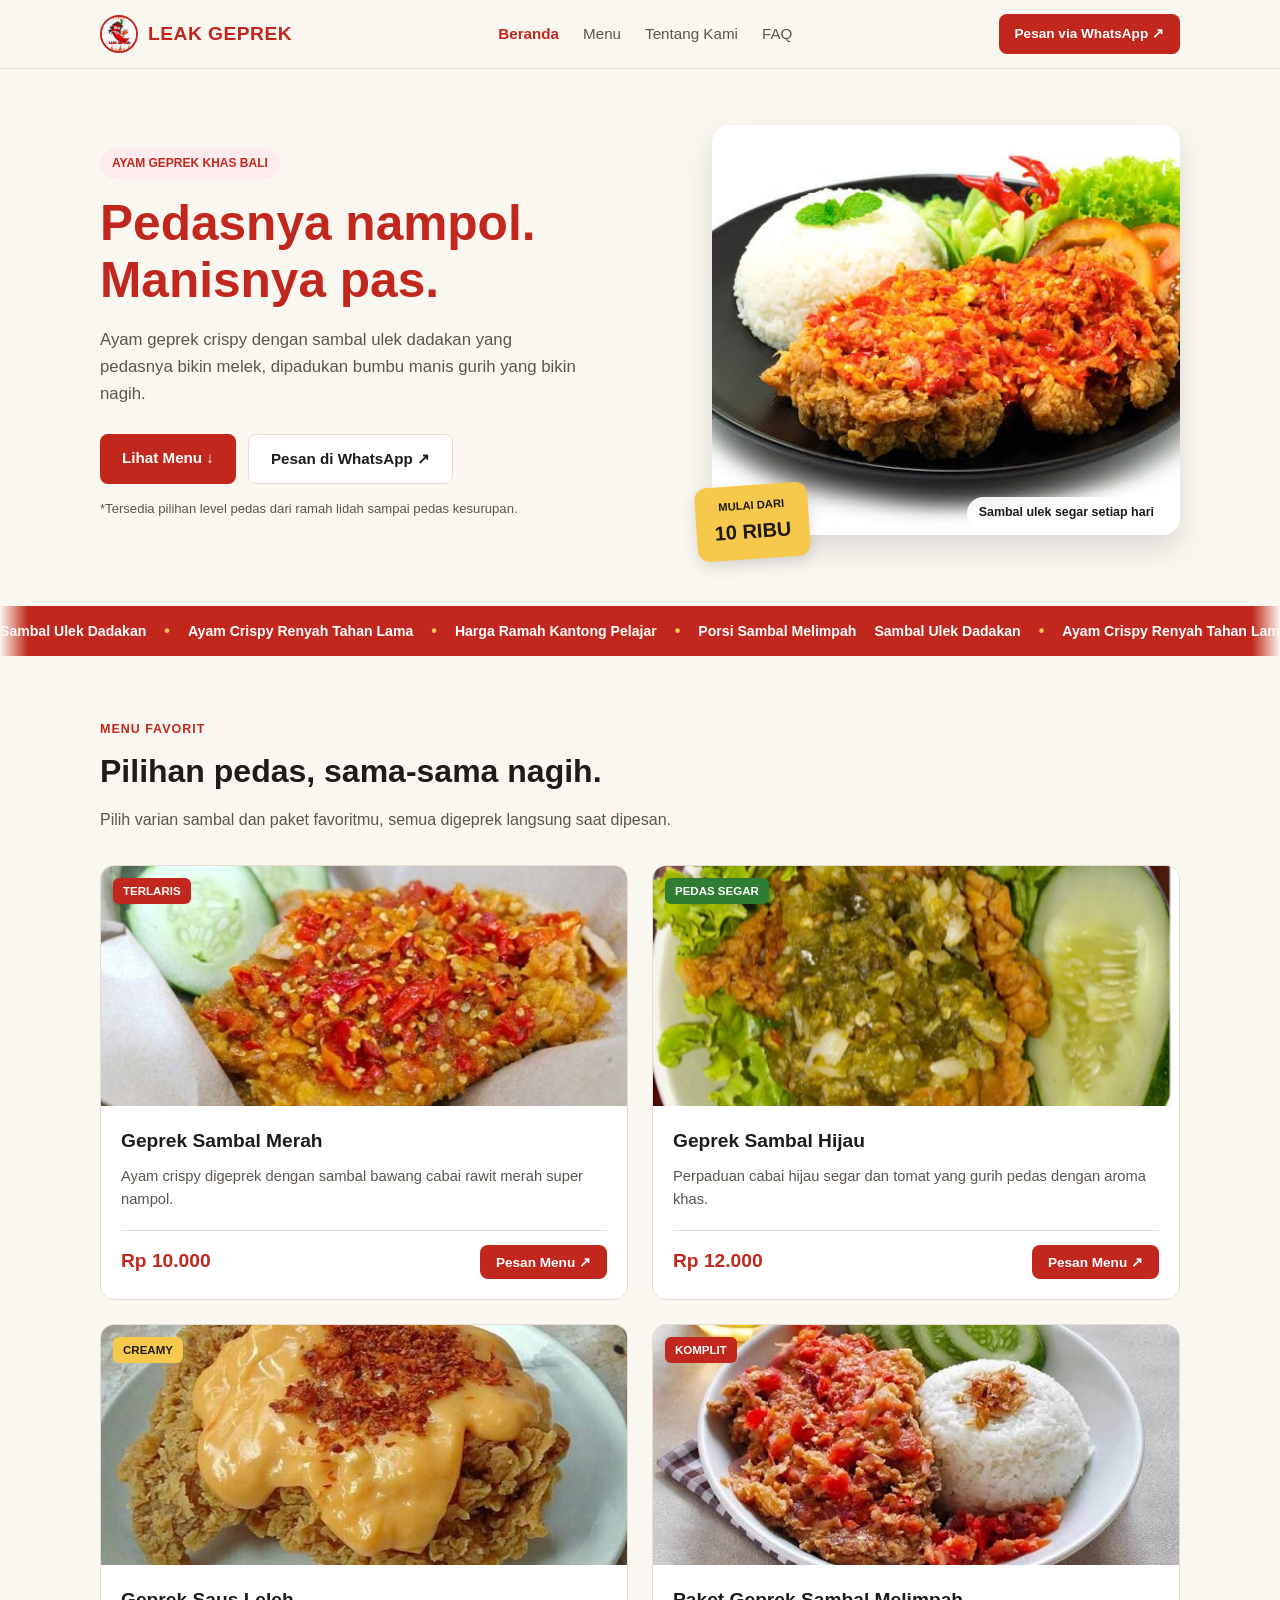
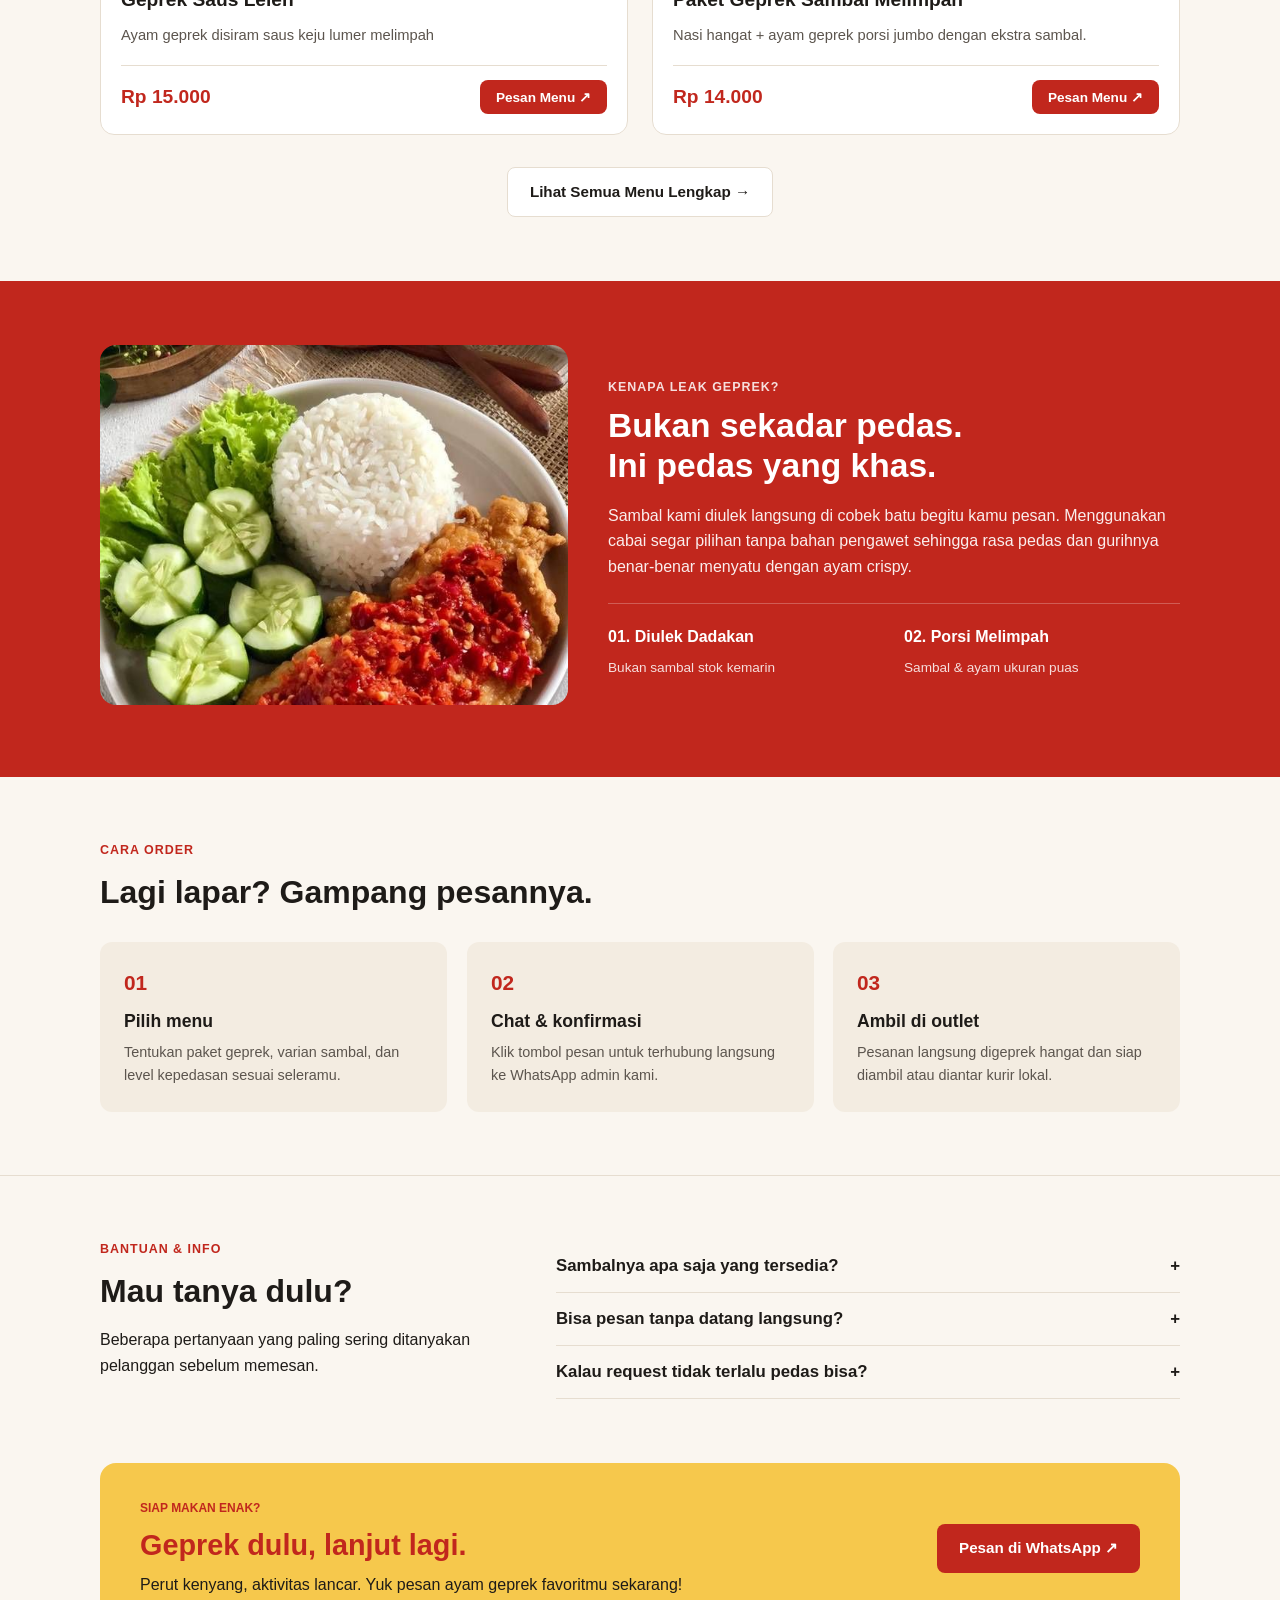
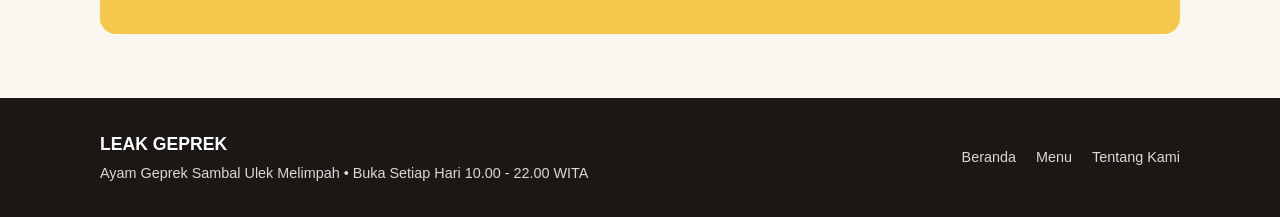
<file: index.html>
<!DOCTYPE html>
<html lang="id">
<head>
  <meta charset="UTF-8">
  <meta name="viewport" content="width=device-width, initial-scale=1.0">
  <title>LEAK GEPREK - Pedasnya Nampol, Manisnya Pas</title>
  <link rel="stylesheet" href="style.css">
</head>
<body>

  <!-- NAVBAR -->
  <header class="navbar">
    <div class="container nav-content">
      <a href="index.html" class="brand">
        <img src="img/logo.png" alt="Logo Leak Geprek" class="brand-logo">
        <span>LEAK GEPREK</span>
      </a>
      <nav class="nav-links">
        <a href="index.html" class="active">Beranda</a>
        <a href="halaman menu.html">Menu</a>
        <a href="tentang kami.html">Tentang Kami</a>
        <a href="#faq">FAQ</a>
      </nav>
      <button class="nav-toggle" type="button" aria-label="Buka menu navigasi" aria-expanded="false"><span></span><span></span><span></span></button>
      <a href="https://wa.me/6281234567890?text=Halo%20Leak%20Geprek,%20saya%20mau%20pesan!" target="_blank" class="btn btn-primary btn-sm">Pesan via WhatsApp ↗</a>
    </div>
  </header>

  <!-- HERO SECTION -->
  <section class="hero">
    <div class="container hero-grid">
      <div class="hero-text">
        <span class="badge-pill"> AYAM GEPREK KHAS BALI</span>
        <h1>Pedasnya nampol.<br>Manisnya pas.</h1>
        <p>Ayam geprek crispy dengan sambal ulek dadakan yang pedasnya bikin melek, dipadukan bumbu manis gurih yang bikin nagih.</p>
        <div class="hero-buttons">
          <a href="halaman menu.html" class="btn btn-primary">Lihat Menu ↓</a>
          <a href="https://wa.me/6281234567890" target="_blank" class="btn btn-outline">Pesan di WhatsApp ↗</a>
        </div>
        <small class="hero-note">*Tersedia pilihan level pedas dari ramah lidah sampai pedas kesurupan.</small>
      </div>

      <div class="hero-image-wrapper">
        <img src="img/hero-geprek.jpg" alt="Ayam Geprek Sambal Merah" class="hero-img">
        <div class="price-sticker">
          <span>MULAI DARI</span>
          <strong>10 RIBU</strong>
        </div>
        <div class="caption-tag">Sambal ulek segar setiap hari</div>
      </div>
    </div>
  </section>

  <!-- RUNNING BANNER MERAH -->
  <div class="promo-strip">
    <div class="strip-track">
      <div class="strip-items">
        <span>Sambal Ulek Dadakan</span>
        <span class="strip-dot">•</span>
        <span>Ayam Crispy Renyah Tahan Lama</span>
        <span class="strip-dot">•</span>
        <span>Harga Ramah Kantong Pelajar</span>
        <span class="strip-dot">•</span>
        <span>Porsi Sambal Melimpah</span>
      </div>
      <div class="strip-items" aria-hidden="true">
        <span>Sambal Ulek Dadakan</span>
        <span class="strip-dot">•</span>
        <span>Ayam Crispy Renyah Tahan Lama</span>
        <span class="strip-dot">•</span>
        <span>Harga Ramah Kantong Pelajar</span>
        <span class="strip-dot">•</span>
        <span>Porsi Sambal Melimpah</span>
      </div>
    </div>
  </div>

  <!-- MENU UNGGULAN -->
  <section class="section">
    <div class="container">
      <span class="section-subtitle">MENU FAVORIT</span>
      <h2>Pilihan pedas, sama-sama nagih.</h2>
      <p class="section-desc">Pilih varian sambal dan paket favoritmu, semua digeprek langsung saat dipesan.</p>

      <div class="menu-grid">
        <!-- Card 1 -->
        <div class="menu-card">
          <div class="card-img-box">
            <span class="card-badge">TERLARIS</span>
            <img src="img/img/ayam-merah.jpg" alt="Ayam Geprek Sambal Merah">
          </div>
          <div class="card-body">
            <h3>Geprek Sambal Merah</h3>
            <p>Ayam crispy digeprek dengan sambal bawang cabai rawit merah super nampol.</p>
            <div class="card-footer">
              <span class="price">Rp 10.000</span>
              <button class="btn btn-primary btn-sm order-btn" data-menu="Geprek Sambal Merah" data-price="10000">Pesan Menu ↗</button>
            </div>
          </div>
        </div>

        <!-- Card 2 -->
        <div class="menu-card">
          <div class="card-img-box">
            <span class="card-badge badge-green">PEDAS SEGAR</span>
            <img src="img/menu-ijo.png" alt="Ayam Geprek Sambal Hijau">
          </div>
          <div class="card-body">
            <h3>Geprek Sambal Hijau</h3>
            <p>Perpaduan cabai hijau segar dan tomat yang gurih pedas dengan aroma khas.</p>
            <div class="card-footer">
              <span class="price">Rp 12.000</span>
              <button class="btn btn-primary btn-sm order-btn" data-menu="Geprek Sambal Hijau" data-price="12000">Pesan Menu ↗</button>
            </div>
          </div>
        </div>

        <!-- Card 3 -->
        <div class="menu-card">
          <div class="card-img-box">
            <span class="card-badge badge-yellow">CREAMY</span>
           <img src="img/img/img/menu-leleh.png" alt="Ayam Geprek Sambal leleh">
          </div>
          <div class="card-body">
            <h3>Geprek Saus Leleh</h3>
            <p>Ayam geprek disiram saus keju lumer melimpah</p>
            <div class="card-footer">
              <span class="price">Rp 15.000</span>
              <button class="btn btn-primary btn-sm order-btn" data-menu="Geprek Saus Leleh" data-price="15000">Pesan Menu ↗</button>
            </div>
          </div>
        </div>

        <!-- Card 4 -->
        <div class="menu-card">
          <div class="card-img-box">
            <span class="card-badge">KOMPLIT</span>
            <img src="img/img/menu-melimpah.jpg" alt="Paket Geprek Sambal Melimpah">
          </div>
          <div class="card-body">
            <h3>Paket Geprek Sambal Melimpah</h3>
            <p>Nasi hangat + ayam geprek porsi jumbo dengan ekstra sambal.</p>
            <div class="card-footer">
              <span class="price">Rp 14.000</span>
              <button class="btn btn-primary btn-sm order-btn" data-menu="Paket Geprek Sambal Melimpah" data-price="14000">Pesan Menu ↗</button>
            </div>
          </div>
        </div>
      </div>

      <div class="center-action">
        <a href="halaman menu.html" class="btn btn-outline">Lihat Semua Menu Lengkap →</a>
      </div>
    </div>
  </section>

  <!-- HIGHLIGHT SECTION MERAH -->
  <section class="highlight-red">
    <div class="container highlight-grid">
      <div class="highlight-img-box">
        <img src="img/mengapa-leakgeprek.jpg" alt="Proses Ulek Sambal Leak Geprek">
      </div>
      <div class="highlight-text">
        <span class="subtitle-light">KENAPA LEAK GEPREK?</span>
        <h2>Bukan sekadar pedas.<br>Ini pedas yang khas.</h2>
        <p>Sambal kami diulek langsung di cobek batu begitu kamu pesan. Menggunakan cabai segar pilihan tanpa bahan pengawet sehingga rasa pedas dan gurihnya benar-benar menyatu dengan ayam crispy.</p>
        <div class="highlight-features">
          <div>
            <strong>01. Diulek Dadakan</strong>
            <span>Bukan sambal stok kemarin</span>
          </div>
          <div>
            <strong>02. Porsi Melimpah</strong>
            <span>Sambal & ayam ukuran puas</span>
          </div>
        </div>
      </div>
    </div>
  </section>

  <!-- CARA PESAN -->
  <section class="section">
    <div class="container">
      <span class="section-subtitle">CARA ORDER</span>
      <h2>Lagi lapar? Gampang pesannya.</h2>
      <div class="steps-grid">
        <div class="step-card">
          <span class="step-num">01</span>
          <h3>Pilih menu</h3>
          <p>Tentukan paket geprek, varian sambal, dan level kepedasan sesuai seleramu.</p>
        </div>
        <div class="step-card">
          <span class="step-num">02</span>
          <h3>Chat & konfirmasi</h3>
          <p>Klik tombol pesan untuk terhubung langsung ke WhatsApp admin kami.</p>
        </div>
        <div class="step-card">
          <span class="step-num">03</span>
          <h3>Ambil di outlet</h3>
          <p>Pesanan langsung digeprek hangat dan siap diambil atau diantar kurir lokal.</p>
        </div>
      </div>
    </div>
  </section>

  <!-- FAQ SECTION -->
  <section class="section faq-section" id="faq">
    <div class="container faq-grid">
      <div class="faq-left">
        <span class="section-subtitle">BANTUAN & INFO</span>
        <h2>Mau tanya dulu?</h2>
        <p>Beberapa pertanyaan yang paling sering ditanyakan pelanggan sebelum memesan.</p>
      </div>
      <div class="faq-right">
        <div class="faq-item">
          <button class="faq-question">Sambalnya apa saja yang tersedia? <span>+</span></button>
          <div class="faq-answer">
            <p>Kami menyediakan Sambal Bawang Merah (original), Sambal Hijau segar, dan tambahan Saus Keju Leleh.</p>
          </div>
        </div>
        <div class="faq-item">
          <button class="faq-question">Bisa pesan tanpa datang langsung? <span>+</span></button>
          <div class="faq-answer">
            <p>Bisa banget! Kamu tinggal klik tombol "Pesan via WhatsApp" di website ini, pilih menu, dan pesanan bisa diambil tanpa antre atau dikirim.</p>
          </div>
        </div>
        <div class="faq-item">
          <button class="faq-question">Kalau request tidak terlalu pedas bisa? <span>+</span></button>
          <div class="faq-answer">
            <p>Tentu bisa. Karena sambal kami ulek dadakan, kamu bebas request jumlah cabai mulai dari 1 cabai (tidak pedas) sampai level ekstra pedas.</p>
          </div>
        </div>
      </div>
    </div>
  </section>

  <!-- CTA BANNER KUNING -->
  <section class="container">
    <div class="cta-banner">
      <div>
        <span class="cta-tag">SIAP MAKAN ENAK?</span>
        <h2>Geprek dulu, lanjut lagi.</h2>
        <p>Perut kenyang, aktivitas lancar. Yuk pesan ayam geprek favoritmu sekarang!</p>
      </div>
      <a href="https://wa.me/6281234567890" target="_blank" class="btn btn-primary">Pesan di WhatsApp ↗</a>
    </div>
  </section>

  <!-- FOOTER -->
  <footer class="footer">
    <div class="container footer-content">
      <div class="footer-brand">
        <strong>LEAK GEPREK</strong>
        <p>Ayam Geprek Sambal Ulek Melimpah • Buka Setiap Hari 10.00 - 22.00 WITA</p>
      </div>
      <div class="footer-links">
        <a href="index.html">Beranda</a>
        <a href="halaman menu.html">Menu</a>
        <a href="tentang kami.html">Tentang Kami</a>
      </div>
    </div>
  </footer>

  <script src="main.js"></script>
</body>
</html>
</file>
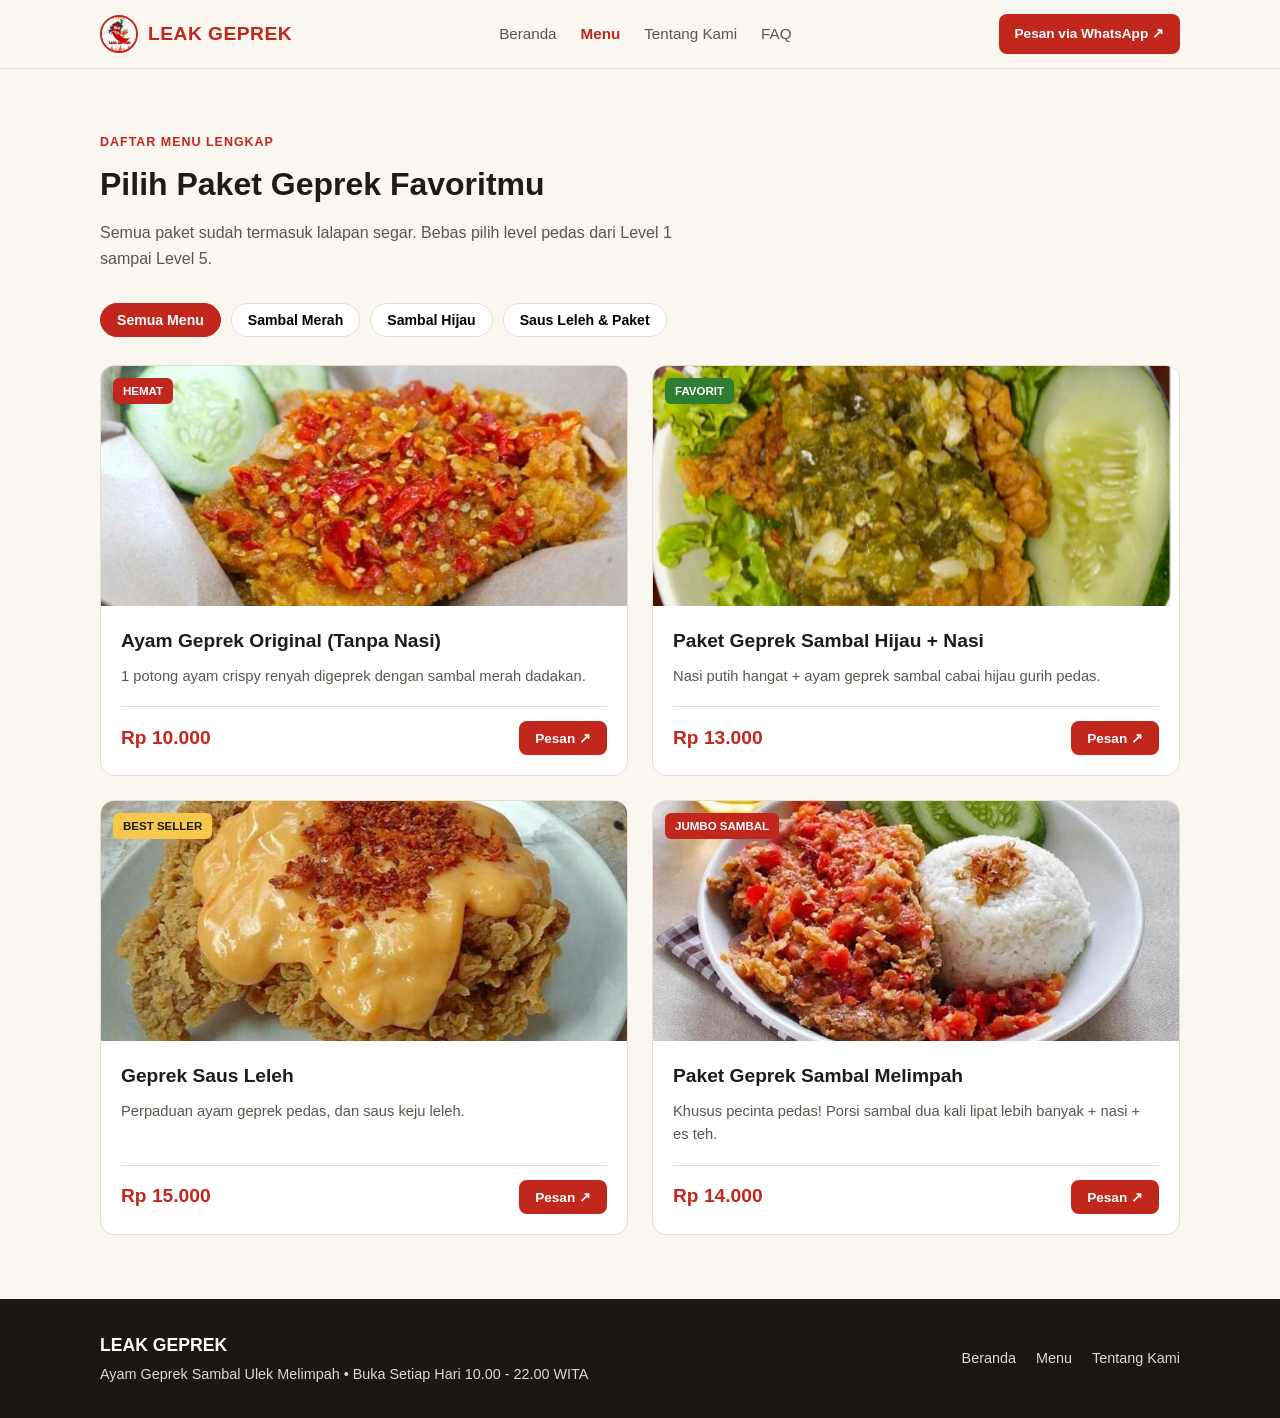
<file: halaman menu.html>
<!DOCTYPE html>
<html lang="id">
<head>
  <meta charset="UTF-8">
  <meta name="viewport" content="width=device-width, initial-scale=1.0">
  <title>Daftar Menu - LEAK GEPREK</title>
  <link rel="stylesheet" href="style.css">
</head>
<body>

  <!-- NAVBAR -->
  <header class="navbar">
    <div class="container nav-content">
      <a href="index.html" class="brand">
        <img src="img/logo.png" alt="Logo Leak Geprek" class="brand-logo">
        <span>LEAK GEPREK</span>
      </a>
      <nav class="nav-links">
        <a href="index.html">Beranda</a>
        <a href="halaman menu.html" class="active">Menu</a>
        <a href="tentang kami.html">Tentang Kami</a>
        <a href="index.html#faq">FAQ</a>
      </nav>
      <button class="nav-toggle" type="button" aria-label="Buka menu navigasi" aria-expanded="false"><span></span><span></span><span></span></button>
      <a href="https://wa.me/6281234567890" target="_blank" class="btn btn-primary btn-sm">Pesan via WhatsApp ↗</a>
    </div>
  </header>

  <section class="section">
    <div class="container">
      <span class="section-subtitle">DAFTAR MENU LENGKAP</span>
      <h1>Pilih Paket Geprek Favoritmu</h1>
      <p class="section-desc">Semua paket sudah termasuk lalapan segar. Bebas pilih level pedas dari Level 1 sampai Level 5.</p>

      <!-- FILTER BUTTONS -->
      <div class="filter-bar">
        <button class="filter-btn active" data-filter="all">Semua Menu</button>
        <button class="filter-btn" data-filter="merah">Sambal Merah</button>
        <button class="filter-btn" data-filter="hijau">Sambal Hijau</button>
        <button class="filter-btn" data-filter="spesial">Saus Leleh & Paket</button>
      </div>

      <div class="menu-grid" id="menuList">
        <!-- Item 1 -->
        <div class="menu-card" data-category="merah">
          <div class="card-img-box">
            <span class="card-badge">HEMAT</span>
            <img src="img/img/ayam-merah.jpg" alt="Ayam Geprek Ori">
          </div>
          <div class="card-body">
            <h3>Ayam Geprek Original (Tanpa Nasi)</h3>
            <p>1 potong ayam crispy renyah digeprek dengan sambal merah dadakan.</p>
            <div class="card-footer">
              <span class="price">Rp 10.000</span>
              <button class="btn btn-primary btn-sm order-btn" data-menu="Ayam Geprek Original" data-price="10000">Pesan ↗</button>
            </div>
          </div>
        </div>

        <!-- Item 2 -->
        <div class="menu-card" data-category="hijau">
          <div class="card-img-box">
            <span class="card-badge badge-green">FAVORIT</span>
            <img src="img/menu-ijo.png" alt="Ayam Geprek Sambal Hijau">
          </div>
          <div class="card-body">
            <h3>Paket Geprek Sambal Hijau + Nasi</h3>
            <p>Nasi putih hangat + ayam geprek sambal cabai hijau gurih pedas.</p>
            <div class="card-footer">
              <span class="price">Rp 13.000</span>
              <button class="btn btn-primary btn-sm order-btn" data-menu="Paket Geprek Sambal Hijau" data-price="13000">Pesan ↗</button>
            </div>
          </div>
        </div>

        <!-- Item 3 -->
        <div class="menu-card" data-category="spesial">
          <div class="card-img-box">
            <span class="card-badge badge-yellow">BEST SELLER</span>
            <img src="img/img/img/menu-leleh.png" alt="Geprek Saus Leleh">
          </div>
          <div class="card-body">
            <h3>Geprek Saus Leleh</h3>
            <p>Perpaduan ayam geprek pedas, dan saus keju leleh.</p>
            <div class="card-footer">
              <span class="price">Rp 15.000</span>
              <button class="btn btn-primary btn-sm order-btn" data-menu="Geprek Saus Leleh + Nasi Daun Jeruk" data-price="15000">Pesan ↗</button>
            </div>
          </div>
        </div>

        <!-- Item 4 -->
        <div class="menu-card" data-category="merah">
          <div class="card-img-box">
            <span class="card-badge">JUMBO SAMBAL</span>
            <img src="img/img/menu-melimpah.jpg" alt="Geprek Sambal Melimpah">
          </div>
          <div class="card-body">
            <h3>Paket Geprek Sambal Melimpah</h3>
            <p>Khusus pecinta pedas! Porsi sambal dua kali lipat lebih banyak + nasi + es teh.</p>
            <div class="card-footer">
              <span class="price">Rp 14.000</span>
              <button class="btn btn-primary btn-sm order-btn" data-menu="Paket Geprek Sambal Melimpah" data-price="14000">Pesan ↗</button>
            </div>
          </div>
        </div>
      </div>
    </div>
  </section>

  <!-- FOOTER -->
  <footer class="footer">
    <div class="container footer-content">
      <div class="footer-brand">
        <strong>LEAK GEPREK</strong>
        <p>Ayam Geprek Sambal Ulek Melimpah • Buka Setiap Hari 10.00 - 22.00 WITA</p>
      </div>
      <div class="footer-links">
        <a href="index.html">Beranda</a>
        <a href="halaman menu.html">Menu</a>
        <a href="tentang kami.html">Tentang Kami</a>
      </div>
    </div>
  </footer>

  <script src="main.js"></script>
</body>
</html>
</file>
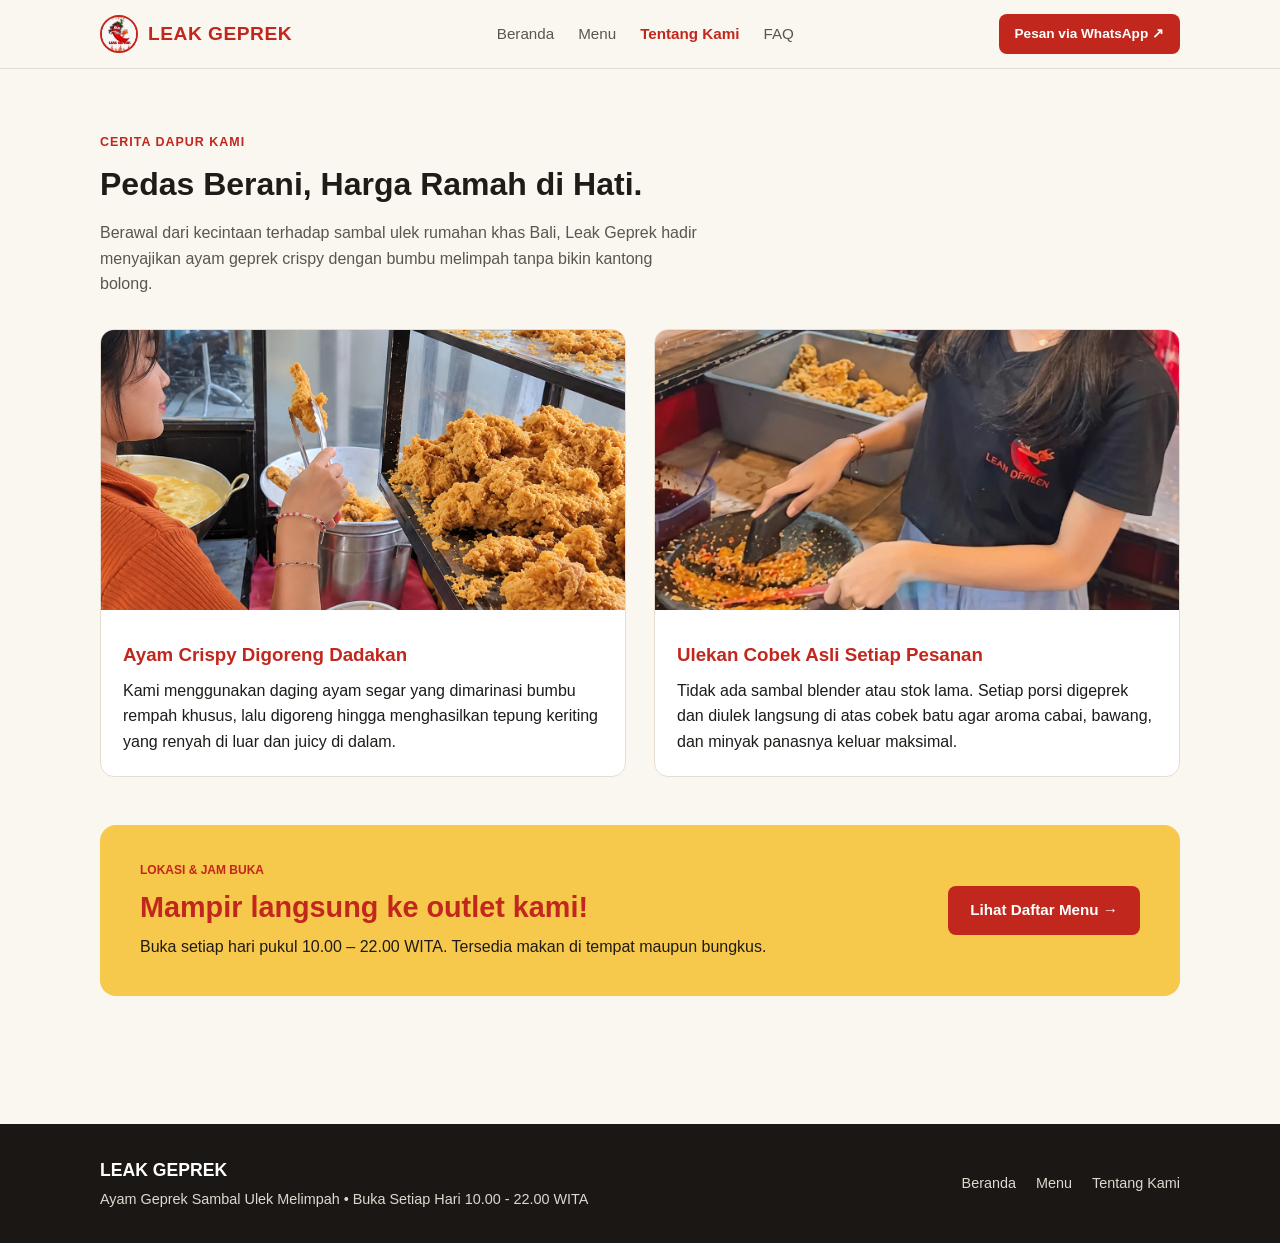
<file: tentang kami.html>
<!DOCTYPE html>
<html lang="id">
<head>
  <meta charset="UTF-8">
  <meta name="viewport" content="width=device-width, initial-scale=1.0">
  <title>Tentang Kami - LEAK GEPREK</title>
  <link rel="stylesheet" href="style.css">
</head>
<body>

  <!-- NAVBAR -->
  <header class="navbar">
    <div class="container nav-content">
      <a href="index.html" class="brand">
        <img src="img/logo.png" alt="Logo Leak Geprek" class="brand-logo">
        <span>LEAK GEPREK</span>
      </a>
      <nav class="nav-links">
        <a href="index.html">Beranda</a>
        <a href="halaman menu.html">Menu</a>
        <a href="tentang kami.html" class="active">Tentang Kami</a>
        <a href="index.html#faq">FAQ</a>
      </nav>
      <button class="nav-toggle" type="button" aria-label="Buka menu navigasi" aria-expanded="false"><span></span><span></span><span></span></button>
      <a href="https://wa.me/6281234567890" target="_blank" class="btn btn-primary btn-sm">Pesan via WhatsApp ↗</a>
    </div>
  </header>

  <section class="section">
    <div class="container">
      <span class="section-subtitle">CERITA DAPUR KAMI</span>
      <h1>Pedas Berani, Harga Ramah di Hati.</h1>
      <p class="section-desc">Berawal dari kecintaan terhadap sambal ulek rumahan khas Bali, Leak Geprek hadir menyajikan ayam geprek crispy dengan bumbu melimpah tanpa bikin kantong bolong.</p>

      <div class="about-grid">
        <div class="about-card">
          <img src="img/img/tentang-ayam.png" alt="Ayam Crispy Segar Leak Geprek">
          <div class="about-card-text">
            <h3>Ayam Crispy Digoreng Dadakan</h3>
            <p>Kami menggunakan daging ayam segar yang dimarinasi bumbu rempah khusus, lalu digoreng hingga menghasilkan tepung keriting yang renyah di luar dan juicy di dalam.</p>
          </div>
        </div>

        <div class="about-card">
          <img src="img/tentang-ulek.png" alt="Proses Mengulek Sambal">
          <div class="about-card-text">
            <h3>Ulekan Cobek Asli Setiap Pesanan</h3>
            <p>Tidak ada sambal blender atau stok lama. Setiap porsi digeprek dan diulek langsung di atas cobek batu agar aroma cabai, bawang, dan minyak panasnya keluar maksimal.</p>
          </div>
        </div>
      </div>

      <div class="cta-banner" style="margin-top: 48px;">
        <div>
          <span class="cta-tag">LOKASI & JAM BUKA</span>
          <h2>Mampir langsung ke outlet kami!</h2>
          <p>Buka setiap hari pukul 10.00 – 22.00 WITA. Tersedia makan di tempat maupun bungkus.</p>
        </div>
        <a href="halaman menu.html" class="btn btn-primary">Lihat Daftar Menu →</a>
      </div>
    </div>
  </section>

  <!-- FOOTER -->
  <footer class="footer">
    <div class="container footer-content">
      <div class="footer-brand">
        <strong>LEAK GEPREK</strong>
        <p>Ayam Geprek Sambal Ulek Melimpah • Buka Setiap Hari 10.00 - 22.00 WITA</p>
      </div>
      <div class="footer-links">
        <a href="index.html">Beranda</a>
        <a href="halaman menu.html">Menu</a>
        <a href="tentang kami.html">Tentang Kami</a>
      </div>
    </div>
  </footer>

  <script src="main.js"></script>
</body>
</html>
</file>
<file: style.css>
/* RESET & VARIABLES */
:root {
  --bg-cream: #FAF6F0;
  --bg-card: #FFFFFF;
  --bg-soft: #F3ECE1;
  --red-main: #C1271D;
  --red-dark: #9E1C14;
  --yellow-accent: #F6C84C;
  --text-dark: #1E1B18;
  --text-muted: #5C554E;
  --border-light: #E6DDD0;
}

* {
  margin: 0;
  padding: 0;
  box-sizing: border-box;
  font-family: 'Segoe UI', Tahoma, Geneva, Verdana, sans-serif;
}

body {
  background-color: var(--bg-cream);
  color: var(--text-dark);
  line-height: 1.6;
}

body.reveal-enabled .reveal-item {
  opacity: 0;
  transform: translate3d(0, 28px, 0) scale(0.985);
  filter: blur(3px);
  transition:
    opacity 0.75s cubic-bezier(0.22, 1, 0.36, 1),
    transform 0.75s cubic-bezier(0.22, 1, 0.36, 1),
    filter 0.75s ease;
  transition-delay: var(--reveal-delay, 0ms);
  will-change: opacity, transform, filter;
}

body.reveal-enabled .reveal-item.reveal-left {
  transform: translate3d(-42px, 16px, 0) scale(0.985);
}

body.reveal-enabled .reveal-item.reveal-right {
  transform: translate3d(42px, 16px, 0) scale(0.985);
}

body.reveal-enabled .reveal-item.is-visible {
  opacity: 1;
  transform: translate3d(0, 0, 0) scale(1);
  filter: blur(0);
}

.navbar {
  animation: navbar-drop 0.65s cubic-bezier(0.22, 1, 0.36, 1) both;
}

@keyframes navbar-drop {
  from {
    opacity: 0;
    transform: translate3d(0, -18px, 0);
  }
  to {
    opacity: 1;
    transform: translate3d(0, 0, 0);
  }
}

a {
  text-decoration: none;
  color: inherit;
}

.container {
  max-width: 1120px;
  margin: 0 auto;
  padding: 0 20px;
}

/* NAVBAR */
.navbar {
  background-color: var(--bg-cream);
  border-bottom: 1px solid var(--border-light);
  position: sticky;
  top: 0;
  z-index: 100;
  padding: 14px 0;
}

.nav-content {
  display: flex;
  justify-content: space-between;
  align-items: center;
  gap: 16px;
}

.brand {
  display: flex;
  align-items: center;
  gap: 10px;
  font-weight: 800;
  font-size: 1.2rem;
  color: var(--red-main);
  letter-spacing: 0.5px;
}

.brand-logo {
  width: 38px;
  height: 38px;
  object-fit: cover;
  border-radius: 50%;
  border: 2px solid var(--red-main);
}

.nav-links {
  display: flex;
  gap: 24px;
}

.nav-toggle {
  display: none;
  width: 44px;
  height: 44px;
  padding: 10px;
  border: none;
  border-radius: 8px;
  background: var(--red-main);
  cursor: pointer;
  flex-direction: column;
  justify-content: center;
  gap: 5px;
}

.nav-toggle span {
  display: block;
  width: 100%;
  height: 3px;
  border-radius: 2px;
  background: #ffffff;
}

.nav-links a {
  font-size: 0.95rem;
  font-weight: 500;
  color: var(--text-muted);
  transition: color 0.2s;
}

.nav-links a:hover,
.nav-links a.active {
  color: var(--red-main);
  font-weight: 700;
}

/* BUTTONS */
.btn {
  display: inline-block;
  padding: 12px 22px;
  border-radius: 8px;
  font-weight: 600;
  font-size: 0.95rem;
  cursor: pointer;
  transition: all 0.2s ease;
  border: none;
}

.btn-sm {
  padding: 9px 16px;
  font-size: 0.85rem;
}

.btn-primary {
  background-color: var(--red-main);
  color: #FFFFFF;
}

.btn-primary:hover {
  background-color: var(--red-dark);
}

.btn-outline {
  background-color: #FFFFFF;
  color: var(--text-dark);
  border: 1px solid var(--border-light);
}

.btn-outline:hover {
  border-color: var(--red-main);
  color: var(--red-main);
}

/* HERO SECTION */
.hero {
  padding: 56px 0 64px;
}

.hero-grid {
  display: grid;
  grid-template-columns: 1.1fr 0.9fr;
  align-items: center;
  gap: 40px;
}

.badge-pill {
  display: inline-block;
  background-color: #FDECEB;
  color: var(--red-main);
  font-size: 0.75rem;
  font-weight: 700;
  padding: 6px 12px;
  border-radius: 20px;
  margin-bottom: 16px;
}

.hero-text h1 {
  font-size: 3.1rem;
  line-height: 1.15;
  color: var(--red-main);
  margin-bottom: 18px;
  font-weight: 800;
}

.hero-text p {
  font-size: 1.05rem;
  color: var(--text-muted);
  margin-bottom: 26px;
  max-width: 480px;
}

.hero-buttons {
  display: flex;
  gap: 12px;
  flex-wrap: wrap;
  margin-bottom: 14px;
}

.hero-note {
  display: block;
  color: var(--text-muted);
  font-size: 0.82rem;
}

.hero-image-wrapper {
  position: relative;
}

.hero-img {
  width: 100%;
  height: 410px;
  object-fit: cover;
  border-radius: 18px;
  box-shadow: 0 14px 30px rgba(0, 0, 0, 0.12);
}

.price-sticker {
  position: absolute;
  bottom: -16px;
  left: -16px;
  background-color: var(--yellow-accent);
  color: var(--text-dark);
  padding: 12px 18px;
  border-radius: 12px;
  transform: rotate(-4deg);
  box-shadow: 0 6px 16px rgba(0, 0, 0, 0.12);
  text-align: center;
}

.price-sticker span {
  display: block;
  font-size: 0.7rem;
  font-weight: 700;
}

.price-sticker strong {
  font-size: 1.25rem;
  font-weight: 900;
}

.caption-tag {
  position: absolute;
  bottom: 14px;
  right: 14px;
  background: rgba(255, 255, 255, 0.92);
  padding: 6px 12px;
  border-radius: 20px;
  font-size: 0.78rem;
  font-weight: 600;
}

/* PROMO STRIP */
.promo-strip {
  background-color: var(--red-main);
  color: #FFFFFF;
  padding: 12px 0;
  font-size: 0.88rem;
  font-weight: 600;
  overflow: hidden;
  white-space: nowrap;
  mask-image: linear-gradient(
    to right,
    transparent 0,
    #000 28px,
    #000 calc(100% - 28px),
    transparent 100%
  );
  -webkit-mask-image: linear-gradient(
    to right,
    transparent 0,
    #000 28px,
    #000 calc(100% - 28px),
    transparent 100%
  );
}

.strip-track {
  display: flex;
  width: max-content;
  will-change: transform;
  transform: translateZ(0);
  backface-visibility: hidden;
  animation: promo-scroll 36s linear infinite;
}

.strip-track:hover {
  animation-play-state: paused;
}

.strip-items {
  display: flex;
  align-items: center;
  gap: 18px;
  padding-right: 18px;
  flex-shrink: 0;
}

.strip-dot {
  color: var(--yellow-accent);
  font-size: 1rem;
}

@keyframes promo-scroll {
  from {
    transform: translate3d(0, 0, 0);
  }
  to {
    transform: translate3d(-50%, 0, 0);
  }
}

@media (prefers-reduced-motion: reduce) {
  .strip-track {
    animation: none;
  }

  body.reveal-enabled .reveal-item,
  body.reveal-enabled .reveal-item.reveal-left,
  body.reveal-enabled .reveal-item.reveal-right {
    opacity: 1;
    transform: none;
    filter: none;
    transition: none;
  }

  .navbar {
    animation: none;
  }
}

/* GENERAL SECTION */
.section {
  padding: 64px 0;
}

.section-subtitle {
  display: block;
  font-size: 0.78rem;
  font-weight: 700;
  color: var(--red-main);
  letter-spacing: 1px;
  margin-bottom: 6px;
}

.section h2, .section h1 {
  font-size: 2rem;
  font-weight: 800;
  margin-bottom: 10px;
}

.section-desc {
  color: var(--text-muted);
  margin-bottom: 32px;
  max-width: 600px;
}

/* MENU GRID & CARDS */
.menu-grid {
  display: grid;
  grid-template-columns: repeat(2, 1fr);
  gap: 24px;
}

.menu-card {
  background-color: var(--bg-card);
  border: 1px solid var(--border-light);
  border-radius: 14px;
  overflow: hidden;
  display: flex;
  flex-direction: column;
  transition: transform 0.2s ease;
}

.menu-card:hover {
  transform: translateY(-4px);
}

.card-img-box {
  position: relative;
  height: 240px;
  background-color: #222;
}

.card-img-box img {
  width: 100%;
  height: 100%;
  object-fit: cover;
}

.card-badge {
  position: absolute;
  top: 12px;
  left: 12px;
  background-color: var(--red-main);
  color: #FFFFFF;
  font-size: 0.72rem;
  font-weight: 700;
  padding: 4px 10px;
  border-radius: 6px;
}

.badge-green {
  background-color: #2E7D32;
}

.badge-yellow {
  background-color: var(--yellow-accent);
  color: var(--text-dark);
}

.card-body {
  padding: 20px;
  display: flex;
  flex-direction: column;
  flex-grow: 1;
}

.card-body h3 {
  font-size: 1.2rem;
  margin-bottom: 8px;
}

.card-body p {
  color: var(--text-muted);
  font-size: 0.92rem;
  margin-bottom: 18px;
  flex-grow: 1;
}

.card-footer {
  display: flex;
  justify-content: space-between;
  align-items: center;
  padding-top: 14px;
  border-top: 1px solid var(--border-light);
}

.price {
  font-size: 1.2rem;
  font-weight: 800;
  color: var(--red-main);
}

.center-action {
  text-align: center;
  margin-top: 32px;
}

/* HIGHLIGHT RED SECTION */
.highlight-red {
  background-color: var(--red-main);
  color: #FFFFFF;
  padding: 64px 0;
}

.highlight-grid {
  display: grid;
  grid-template-columns: 0.9fr 1.1fr;
  gap: 40px;
  align-items: center;
}

.highlight-img-box img {
  width: 100%;
  height: 360px;
  object-fit: cover;
  border-radius: 16px;
}

.subtitle-light {
  display: block;
  font-size: 0.78rem;
  letter-spacing: 1px;
  opacity: 0.85;
  margin-bottom: 8px;
  font-weight: 700;
}

.highlight-text h2 {
  font-size: 2.1rem;
  line-height: 1.2;
  margin-bottom: 16px;
}

.highlight-text p {
  opacity: 0.92;
  margin-bottom: 24px;
}

.highlight-features {
  display: grid;
  grid-template-columns: 1fr 1fr;
  gap: 20px;
  padding-top: 20px;
  border-top: 1px solid rgba(255, 255, 255, 0.25);
}

.highlight-features strong {
  display: block;
  font-size: 1rem;
  margin-bottom: 4px;
}

.highlight-features span {
  font-size: 0.85rem;
  opacity: 0.85;
}

/* STEPS GRID */
.steps-grid {
  display: grid;
  grid-template-columns: repeat(3, 1fr);
  gap: 20px;
  margin-top: 24px;
}

.step-card {
  background-color: var(--bg-soft);
  padding: 24px;
  border-radius: 12px;
}

.step-num {
  display: inline-block;
  font-size: 1.3rem;
  font-weight: 800;
  color: var(--red-main);
  margin-bottom: 8px;
}

.step-card h3 {
  font-size: 1.1rem;
  margin-bottom: 6px;
}

.step-card p {
  font-size: 0.9rem;
  color: var(--text-muted);
}

/* FAQ SECTION */
.faq-section {
  border-top: 1px solid var(--border-light);
}

.faq-grid {
  display: grid;
  grid-template-columns: 0.8fr 1.2fr;
  gap: 40px;
}

.faq-item {
  border-bottom: 1px solid var(--border-light);
  padding: 16px 0;
}

.faq-question {
  width: 100%;
  background: none;
  border: none;
  text-align: left;
  font-size: 1.05rem;
  font-weight: 700;
  color: var(--text-dark);
  display: flex;
  justify-content: space-between;
  cursor: pointer;
}

.faq-answer {
  display: none;
  padding-top: 10px;
  color: var(--text-muted);
  font-size: 0.95rem;
}

.faq-item.open .faq-answer {
  display: block;
}

/* CTA BANNER */
.cta-banner {
  background-color: var(--yellow-accent);
  border-radius: 16px;
  padding: 36px 40px;
  display: flex;
  justify-content: space-between;
  align-items: center;
  gap: 20px;
  margin-bottom: 64px;
}

.cta-tag {
  font-size: 0.75rem;
  font-weight: 800;
  color: var(--red-main);
  display: block;
  margin-bottom: 4px;
}

.cta-banner h2 {
  font-size: 1.8rem;
  color: var(--red-main);
  margin-bottom: 4px;
}

/* FILTER BAR & ABOUT PAGE */
.filter-bar {
  display: flex;
  gap: 10px;
  flex-wrap: wrap;
  margin-bottom: 28px;
}

.filter-btn {
  padding: 8px 16px;
  border-radius: 20px;
  border: 1px solid var(--border-light);
  background: #FFFFFF;
  cursor: pointer;
  font-weight: 600;
  font-size: 0.88rem;
}

.filter-btn.active {
  background-color: var(--red-main);
  color: #FFFFFF;
  border-color: var(--red-main);
}

.about-grid {
  display: grid;
  grid-template-columns: repeat(2, 1fr);
  gap: 28px;
}

.about-card {
  background: #FFFFFF;
  border-radius: 14px;
  overflow: hidden;
  border: 1px solid var(--border-light);
}

.about-card img {
  width: 100%;
  height: 280px;
  object-fit: cover;
}

.about-card-text {
  padding: 22px;
}

.about-card-text h3 {
  margin-bottom: 8px;
  color: var(--red-main);
}

/* FOOTER */
.footer {
  background-color: #1A1715;
  color: #E0D8CE;
  padding: 32px 0;
  font-size: 0.9rem;
}

.footer-content {
  display: flex;
  justify-content: space-between;
  align-items: center;
  flex-wrap: wrap;
  gap: 16px;
}

.footer-brand strong {
  color: #FFFFFF;
  font-size: 1.1rem;
  display: block;
  margin-bottom: 4px;
}

.footer-links {
  display: flex;
  gap: 20px;
}

.footer-links a:hover {
  color: var(--yellow-accent);
}

/* RESPONSIVE */
@media (max-width: 768px) {
  .hero-grid,
  .menu-grid,
  .highlight-grid,
  .steps-grid,
  .faq-grid,
  .about-grid {
    grid-template-columns: 1fr;
  }

  .nav-links {
    display: none;
  }

  .nav-toggle {
    display: flex;
  }

  .nav-content {
    position: relative;
  }

  .nav-links.open {
    display: flex;
    position: absolute;
    top: 72px;
    left: 0;
    right: 0;
    z-index: 100;
    flex-direction: column;
    gap: 0;
    padding: 12px 20px;
    border: 1px solid var(--border-light);
    border-radius: 12px;
    background: var(--bg-cream);
    box-shadow: 0 10px 24px rgba(0, 0, 0, 0.12);
  }

  .nav-links.open a {
    padding: 12px 0;
  }

  .hero-text h1 {
    font-size: 2.3rem;
  }

  .cta-banner {
    flex-direction: column;
    text-align: center;
  }
}
</file>
